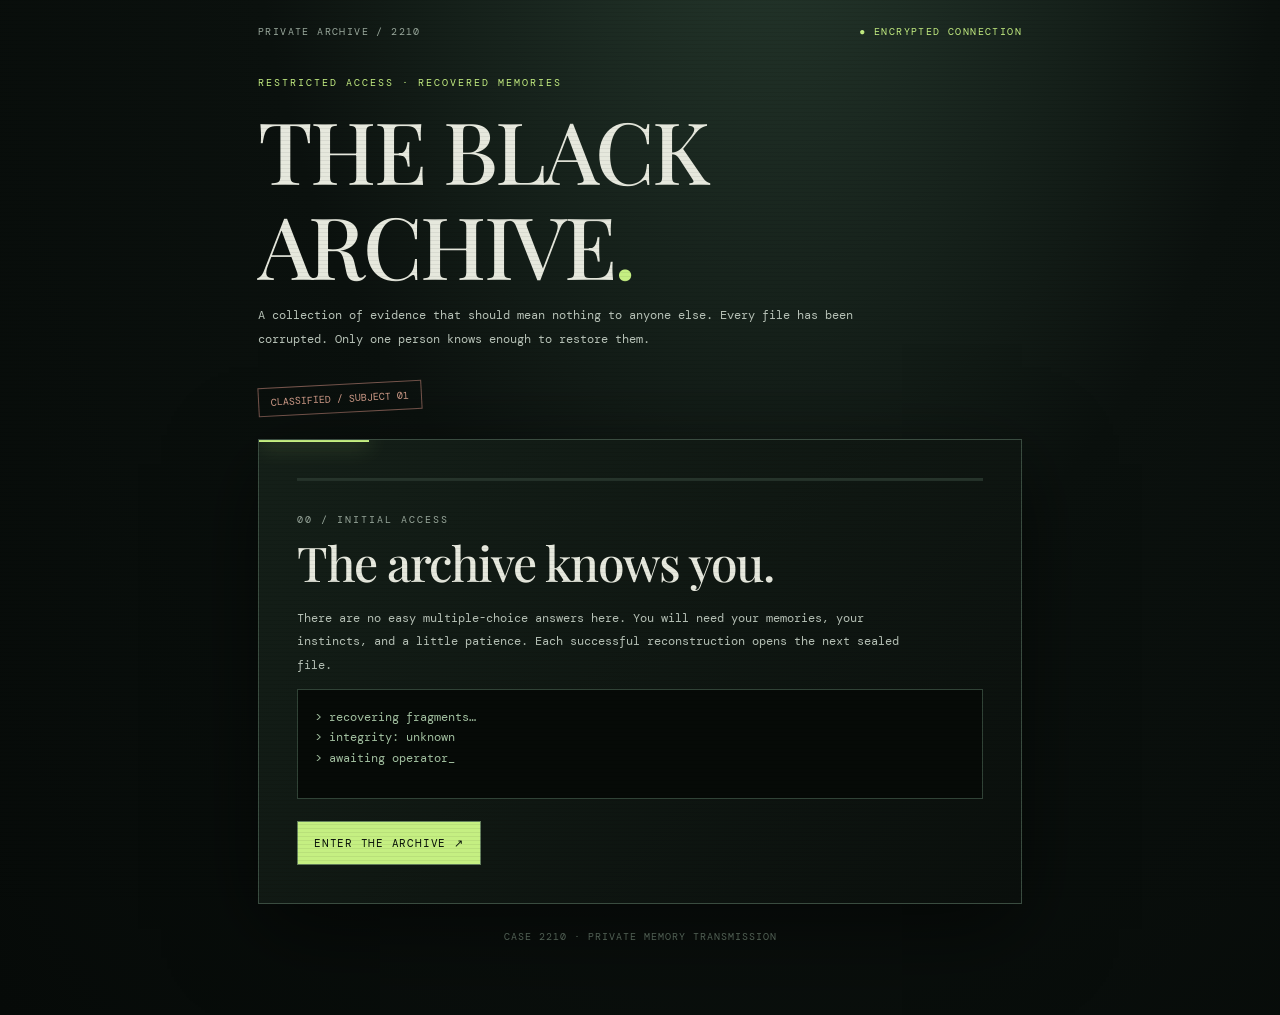
<file: index.html>
<!doctype html><html lang="en"><head><meta charset="utf-8"><meta name="viewport" content="width=device-width,initial-scale=1"><meta name="theme-color" content="#090e0c"><title>THE BLACK ARCHIVE // CASE 2210</title><style>
@import url('https://fonts.googleapis.com/css2?family=DM+Mono:wght@400;500&family=Playfair+Display:wght@500;600&display=swap');
:root{--bg:#090d0b;--fg:#e6e8dd;--dim:#9aa99d;--green:#c5ef82;--line:#3a4c40;--red:#ff8d80}*{box-sizing:border-box}body{margin:0;min-height:100vh;color:var(--fg);font:12px/1.7 'DM Mono',monospace;background:radial-gradient(ellipse at 60% -20%,#283c30 0%,#0b110e 48%,#060a08 100%)}body:before{content:"";pointer-events:none;position:fixed;inset:0;opacity:.12;background:repeating-linear-gradient(0deg,transparent 0 3px,#000 4px);z-index:8}header,.wrap{max-width:800px;margin:auto;padding-left:18px;padding-right:18px}header{padding-top:23px;display:flex;justify-content:space-between;gap:12px;font-size:10px;color:var(--dim);letter-spacing:.14em}.live{color:var(--green)}.live:before{content:'● ';animation:blink 1.6s infinite}@keyframes blink{50%{opacity:.25}}.wrap{padding-top:34px;padding-bottom:70px}.eyebrow{color:var(--green);letter-spacing:.2em;font-size:10px;text-transform:uppercase}h1,h2{font-family:'Playfair Display',Georgia,serif;font-weight:500;line-height:1.1;letter-spacing:-.03em}h1{font-size:clamp(48px,10vw,86px);margin:12px 0}h2{font-size:clamp(30px,6vw,48px);margin:8px 0 18px}.intro,.prompt{color:#b8c3b8;line-height:1.95;max-width:610px}.intro{margin-bottom:25px}.stamp{display:inline-block;color:#d7a18d;border:1px solid #79574e;transform:rotate(-3deg);padding:5px 12px;margin:8px 0 26px;font-size:10px}.panel{border:1px solid var(--line);background:linear-gradient(135deg,#152019f7,#0a0f0cf7);padding:clamp(20px,5vw,38px);box-shadow:0 25px 80px #0008;position:relative;overflow:hidden}.panel:before{content:'';position:absolute;top:0;left:0;width:110px;height:2px;background:var(--green);box-shadow:0 0 22px var(--green)}.progress{height:3px;background:#26342b;margin-bottom:30px}.progress>div{height:100%;width:0;background:var(--green);box-shadow:0 0 16px #c5ef82aa;transition:width .65s}.step{display:none}.step.active{display:block;animation:reveal .6s cubic-bezier(.2,.8,.2,1) both}@keyframes reveal{from{opacity:0;transform:translateY(18px);filter:blur(5px)}to{opacity:1;transform:none;filter:blur(0)}}.kicker{color:var(--dim);letter-spacing:.2em;font-size:10px;text-transform:uppercase}.btn,.move{cursor:pointer;background:transparent;color:var(--green);border:1px solid #65805d;font:11px 'DM Mono',monospace;letter-spacing:.07em;padding:13px 16px;min-height:44px;transition:transform .2s,background .2s,color .2s,border .2s}.btn:hover,.btn:focus-visible,.move:hover{background:var(--green);color:#071009;transform:translateY(-2px)}.btn.primary{background:var(--green);color:#081109}.btn.primary:hover{background:#e1ffb6}.actions{display:flex;gap:10px;flex-wrap:wrap;margin-top:22px}.actions .btn{flex:0 1 auto}.field{margin:16px 0}.field label{display:block;color:var(--dim);font-size:10px;text-transform:uppercase;letter-spacing:.08em;margin-bottom:7px}input{width:100%;min-height:48px;padding:13px;color:var(--fg);background:#080d09;border:1px solid #425448;border-radius:0;font:13px 'DM Mono',monospace;outline:none}input:focus{border-color:var(--green);box-shadow:0 0 0 2px #c5ef8220}input::placeholder{color:#637368}.evidence{padding:18px;background:#090f0b;border:1px dashed #566b59;margin:20px 0;line-height:2;color:#e1e8dc}.muted{color:var(--dim);font-size:10px;line-height:1.8}.feedback{min-height:22px;margin:12px 0;color:var(--red);font-size:11px}.feedback.ok{color:var(--green)}.order{display:grid;gap:8px;margin:20px 0}.record{display:flex;align-items:center;justify-content:space-between;gap:8px;border:1px solid #34473a;padding:10px;background:#0b120d;animation:reveal .25s both}.record .txt{flex:1;font-size:11px}.record .txt small{display:block;color:var(--green);font-size:9px}.moves{display:flex;gap:4px}.move{width:36px;padding:5px;font-size:17px}.move:disabled{opacity:.3;cursor:default}.photo-grid{max-width:540px;margin:18px auto;display:grid;grid-template-columns:repeat(5,minmax(0,1fr));gap:5px;touch-action:manipulation}.tile{aspect-ratio:1;border:1px solid #718374;background-color:#17231b;position:relative;cursor:pointer;transition:transform .2s,border .2s,filter .2s;overflow:hidden;min-width:0}.tile.selected{border:3px solid var(--green);transform:scale(.95);filter:brightness(1.2)}.tile.swapped{animation:pop .3s ease}@keyframes pop{50%{transform:scale(1.05)}}.tile span{position:absolute;top:4px;left:5px;font:10px 'DM Mono',monospace;background:#050805cc;padding:1px 5px;color:#fff}.warning{display:none;border:1px dashed #9a674f;color:#e7b49e;padding:14px;margin:14px 0;font-size:11px}.warning.visible{display:block}.terminal{white-space:pre-line;background:#060a07;border:1px solid #314337;padding:17px;color:#a5c3a3;min-height:110px}.hint{color:#e3bc8f;margin-top:12px;font-size:11px}.flash{animation:shake .3s}@keyframes shake{25%,75%{transform:translateX(-4px)}50%{transform:translateX(4px)}}.lock{font-size:clamp(40px,11vw,78px);letter-spacing:.3em;color:var(--green);text-shadow:0 0 25px #c5ef8270;margin:20px 0}.note{border-left:2px solid #728f73;padding:10px 15px;color:#becabd;margin:18px 0}.final-note{display:none}.final-note.visible{display:block;animation:reveal .6s both}footer{text-align:center;margin-top:24px;color:#687b6c;font-size:10px;letter-spacing:.1em}@media(max-width:520px){header{font-size:8px}.panel{padding:21px 16px}.actions .btn{flex:1}.record .txt{font-size:10px}}@media(prefers-reduced-motion:reduce){*,*:before,*:after{animation:none!important;transition:none!important;scroll-behavior:auto!important}}

/* Chapter 07: 25-piece archive with flip reveal */
.photo-grid{gap:3px;perspective:1100px;transition:transform .6s,opacity .5s}
.photo-grid.flipping{animation:archiveFlip .95s cubic-bezier(.2,.75,.2,1) both;pointer-events:none}
@keyframes archiveFlip{0%{transform:rotateY(0);opacity:1}49%{transform:rotateY(90deg);opacity:.3}100%{transform:rotateY(180deg);opacity:0}}
.tile{padding:0;aspect-ratio:1;touch-action:manipulation;border-color:#526a58;transition:transform .18s,filter .18s,border-color .18s}
.tile:focus-visible{outline:2px solid var(--green);outline-offset:1px}
.tile.selected{z-index:2;box-shadow:0 0 0 2px #c5ef8260}
.photo-reveal{display:none;max-width:540px;min-height:310px;margin:18px auto;padding:24px 15px;border:1px solid #9ab977;background:radial-gradient(ellipse at center,#1a3522,#09110b 72%);text-align:center;align-items:center;justify-content:center;flex-direction:column;gap:12px;box-shadow:0 0 45px #c5ef821c}
.photo-reveal.visible{display:flex;animation:backFace 1s ease both}
@keyframes backFace{from{transform:rotateY(-90deg);opacity:0}to{transform:rotateY(0);opacity:1}}
.photo-reveal .reveal-code{font:clamp(35px,10vw,65px) 'DM Mono',monospace;color:var(--green);letter-spacing:.2em;text-shadow:0 0 25px #c5ef8280}
.photo-reveal .reveal-label{font-size:10px;color:#a5c8a8;letter-spacing:.17em}
.photo-reveal .reveal-note{max-width:300px;font-size:11px;color:#b7c6b8;line-height:1.8}
.photo-entry{display:none;max-width:540px;margin:14px auto}.photo-entry.visible{display:block;animation:reveal .5s both}
@media(max-width:520px){.photo-grid{gap:2px}.photo-reveal{min-height:240px}.tile{border-width:1px}}
</style></head><body><header><span>PRIVATE ARCHIVE / 2210</span><span class="live">ENCRYPTED CONNECTION</span></header><main class="wrap"><div class="eyebrow">Restricted access · recovered memories</div><h1>THE BLACK<br>ARCHIVE<span style="color:var(--green)">.</span></h1><p class="intro">A collection of evidence that should mean nothing to anyone else. Every file has been corrupted. Only one person knows enough to restore them.</p><div class="stamp">CLASSIFIED / SUBJECT 01</div><article class="panel"><div class="progress"><div id="bar"></div></div>
<section class="step active" data-n="0"><div class="kicker">00 / Initial access</div><h2>The archive knows you.</h2><p class="prompt">There are no easy multiple-choice answers here. You will need your memories, your instincts, and a little patience. Each successful reconstruction opens the next sealed file.</p><div class="terminal" id="boot">&gt; recovering fragments…<br>&gt; integrity: unknown<br>&gt; awaiting operator_</div><div class="actions"><button class="btn primary" onclick="go(1)">ENTER THE ARCHIVE ↗</button></div></section>
<section class="step" data-n="1"><div class="kicker">01 / Corrupted message</div><h2>Five missing fragments.</h2><p class="prompt">On 9 March 2022, a sentence was written for you. The archive has retained only the scaffolding. Restore its five missing words exactly as originally written, in sequence.</p><div class="evidence">“You know what would be perfect, being <b>[01]</b> to the <b>[02]</b> world and just hearing your words and your <b>[03]</b> and <b>[04]</b> to you <b>[05]</b>.”</div><div class="field"><label>Five words, separated by commas</label><input id="quote" autocomplete="off" placeholder="fragment 1, fragment 2, ..."></div><div class="feedback" id="f1"></div><div class="actions"><button class="btn" onclick="hint('h1','Think of shutting out the world so that only one person can be heard.')">UNSEAL HINT</button><button class="btn primary" onclick="quoteCheck()">RESTORE TRANSMISSION</button></div><div class="hint" id="h1"></div></section>
<section class="step" data-n="2"><div class="kicker">02 / The painted canvas</div><h2>Two hands. Two dates.</h2><p class="prompt">A canvas carries two handprints. The left marks the beginning of conversation; the right marks the beginning of the relationship. Enter the two dates in their original order. No dates survived in the archive.</p><div class="field"><label>Left handprint — DD-MM-YY</label><input id="d1" placeholder="DD-MM-YY" type="text" inputmode="text" autocomplete="off"></div><div class="field"><label>Right handprint — DD-MM-YY</label><input id="d2" placeholder="DD-MM-YY" type="text" inputmode="text" autocomplete="off"></div><div class="feedback" id="f2"></div><div class="actions"><button class="btn primary" onclick="datesCheck()">AUTHENTICATE CANVAS</button></div></section>
<section class="step" data-n="3"><div class="kicker">03 / Timeline reconstruction</div><h2>Time is out of order.</h2><p class="prompt">Eight recovered events. No timestamps. Arrange them from earliest to latest using the arrows. Two events are particularly close together—don't mix them up.</p><div class="order" id="order"></div><div class="feedback" id="f3"></div><div class="actions"><button class="btn" onclick="shuffleOrder()">SCRAMBLE AGAIN</button><button class="btn primary" onclick="orderCheck()">VERIFY CHRONOLOGY</button></div></section>
<section class="step" data-n="4"><div class="kicker">04 / A coded receipt</div><h2>Seven numbers. One place.</h2><p class="prompt">A restaurant name was encrypted using A1Z26, where A=1, B=2, through Z=26. Decode it, then recall the particular dish that made this place memorable.</p><div class="evidence" style="font-size:clamp(16px,4vw,25px);letter-spacing:.13em;color:var(--green)">18 · 9 · 7 · 22 · 5 · 4 · 1</div><div class="field"><label>Restaurant</label><input id="rest" autocomplete="off" placeholder="decoded location"></div><div class="field"><label>Exact dish</label><input id="dish" autocomplete="off" placeholder="dish name"></div><div class="feedback" id="f4"></div><div class="actions"><button class="btn primary" onclick="receiptCheck()">MATCH RECEIPT</button></div></section>
<section class="step" data-n="5"><div class="kicker">05 / Sensory archive</div><h2>What remains when details fade?</h2><p class="prompt">Three unlabelled records were found. Each has one answer. There is no word bank.</p><div class="field"><label>Record A — A dance clip you kept returning to. What song?</label><input id="song" autocomplete="off" placeholder="song title"></div><div class="field"><label>Record B — A drink you used to bring her. What was it?</label><input id="drink" autocomplete="off" placeholder="drink name"></div><div class="field"><label>Record C — The car in which she learned to drive. Which model?</label><input id="car" autocomplete="off" placeholder="car model"></div><div class="feedback" id="f5"></div><div class="actions"><button class="btn" onclick="hint('h5','Think: a pop song, a drink with chewy bits, and a small hatchback.')">UNSEAL HINT</button><button class="btn primary" onclick="sensoryCheck()">CROSS-REFERENCE</button></div><div class="hint" id="h5"></div></section>
<section class="step" data-n="6"><div class="kicker">06 / Location reconstruction</div><h2>The moment before.</h2><p class="prompt">A kiss, a journey, a date in early April 2022. Name the specific place within the vehicle where it happened. Two words are enough.</p><div class="field"><label>Location within the vehicle</label><input id="location" autocomplete="off" placeholder="where exactly?"></div><div class="feedback" id="f6"></div><div class="actions"><button class="btn primary" onclick="locationCheck()">SEAL TESTIMONY</button></div></section>
<section class="step" data-n="7"><div class="kicker">07 / Photographic evidence</div><h2>Twenty-five fragments. One hidden message.</h2><p class="prompt">The photograph was shredded into twenty-five pieces. Tap one piece, then another to exchange their positions. Follow the edges, colours and shapes to reconstruct the original. When every fragment is correct, the photograph will turn over and reveal a clue to a memory only the two of you share. Use that memory to recover the next access key.</p><div class="warning" id="photoError"></div><div class="photo-grid" id="photoGrid" aria-label="25-piece photo puzzle"></div><div id="photoReveal" class="photo-reveal" aria-live="polite"><div class="reveal-label">REVERSE SIDE / RECOVERED MESSAGE</div><div class="reveal-code" style="font-size:clamp(21px,5vw,35px);letter-spacing:.08em">THE UNPLANNED PERFORMANCE</div><div class="reveal-note">At a wedding, she stepped forward alone with a surprise performance for the people celebrating their special day. The song was not dedicated to you, but watching her perform became a memory you kept. Recall the five-word song she danced to, then take the <strong>first letter of each word</strong> to create the five-letter archive key. The key is not printed here.</div></div><div class="muted" id="photoInstructions" style="text-align:center">SELECT ONE FRAGMENT → SELECT ANOTHER TO SWAP</div><div class="photo-entry" id="photoEntry"><div class="field"><label>Song performed at the wedding</label><input id="weddingSong" type="text" autocomplete="off" placeholder="Recall the five-word song title"></div><div class="field"><label>Five-letter archive key (song initials)</label><input id="photoWord" type="text" maxlength="5" autocomplete="off" autocapitalize="characters" placeholder="Five letters"></div><button class="btn primary" onclick="photoWordCheck()">UNSEAL NEXT CHAPTER</button></div><div class="feedback" id="f7"></div><div class="actions" id="photoActions"><button class="btn" onclick="mixTiles()">RE-SCRAMBLE</button><button class="btn primary" onclick="photoCheck()">RESTORE IMAGE</button></div></section>
<section class="step" data-n="8"><div class="kicker">08 / The final extraction</div><h2>The code is scattered.</h2><p class="prompt">Four memories contain four digits. Use each instruction exactly once, in order. No answer appears in the archive itself.</p><div class="note">I. Last digit of the day of your first date.<br>II. Last digit of the day of your first kiss.<br>III. Calendar number of the month you first spoke.<br>IV. Last digit of the day the relationship became official.</div><div class="field"><label>Four-digit physical access sequence</label><input id="pin" type="text" inputmode="numeric" maxlength="4" placeholder="••••" autocomplete="off"></div><div class="feedback" id="f8"></div><div class="actions"><button class="btn primary" onclick="pinCheck()">OPEN FINAL FILE</button></div></section>
<section class="step" data-n="9"><div class="kicker">09 / Identity verified</div><h2>You found your way back.</h2><p class="prompt">It was never about the evidence. It was about everything the evidence couldn't possibly hold.</p><div class="terminal">&gt; all fragments recovered<br>&gt; timeline integrity: 100%<br>&gt; operator: verified<br>&gt; physical lock: ready</div><div class="eyebrow" style="margin-top:25px">Your physical lock code</div><div class="lock" id="lockOutput"></div><p class="prompt">Use this sequence on the birthday box. One final transmission remains.</p><div class="actions"><button class="btn" onclick="go(0)">REPLAY ARCHIVE</button><button class="btn primary" onclick="document.getElementById('finalNote').classList.add('visible')">OPEN TRANSMISSION</button></div><div class="note final-note" id="finalNote">Happy birthday, my favourite person. The clues were never the treasure. Every tiny moment we shared was. I love you.</div></section>
</article><footer>CASE 2210 · PRIVATE MEMORY TRANSMISSION</footer></main><script>
const CONFIG={photo:'assets/memory.jpg',lock:'1327'};
const $=id=>document.getElementById(id);const norm=s=>(s||'').toLowerCase().trim().replace(/[’']/g,'').replace(/\s+/g,' ');let step=0,photoOrder=[],selected=null,photoReady=false;
function go(n){step=n;document.querySelectorAll('.step').forEach(x=>x.classList.toggle('active',+x.dataset.n===n));$('bar').style.width=(n/9*100)+'%';if(n===3)drawOrder();if(n===7)initPhoto();if(n===9)$('lockOutput').textContent=CONFIG.lock;window.scrollTo({top:0,behavior:'smooth'})}
function error(id,msg){$(id).textContent=msg;$(id).classList.remove('ok');const p=$(id).closest('.step');p.classList.remove('flash');void p.offsetWidth;p.classList.add('flash')}
function ok(id,msg,n){$(id).textContent=msg;$(id).classList.add('ok');setTimeout(()=>go(n),750)}
function hint(id,msg){$(id).textContent=msg}
function quoteCheck(){let a=$('quote').value.split(',').map(norm);a.length===5&&['deaf','entire','voice','listening','breathe'].every((v,i)=>a[i]===v)?ok('f1','Recovered. Opening the next file…',2):error('f1','The transcript does not match. Five exact words, separated by commas.')}
function datesCheck(){let a=$('d1').value.trim().replace(/\//g,'-'),b=$('d2').value.trim().replace(/\//g,'-');a==='05-02-22'&&b==='17-03-22'?ok('f2','Canvas authenticated.',3):error('f2','Handprint dates do not match the evidence.')}
const events=['Our first messages.','We became official.','Our first date.','Our first kiss.','She ran away, and I came to console her.','My first visit to her house.','I surprised her by picking her up outside her house.','The Mehrangarh trip.'];let order=[];
function shuffleOrder(){order=[0,1,2,3,4,5,6,7];for(let i=order.length-1;i>0;i--){let j=Math.floor(Math.random()*(i+1));[order[i],order[j]]=[order[j],order[i]]}if(order.every((v,i)=>v===i))[order[0],order[1]]=[order[1],order[0]];drawOrder()}
function drawOrder(){if(!order.length){shuffleOrder();return}let box=$('order');box.innerHTML='';order.forEach((v,i)=>{let row=document.createElement('div');row.className='record';let label=document.createElement('div');label.className='txt';label.innerHTML='<small>RECORD '+String(i+1).padStart(2,'0')+'</small>';label.appendChild(document.createTextNode(events[v]));let tools=document.createElement('div');tools.className='moves';[-1,1].forEach(d=>{let b=document.createElement('button');b.className='move';b.textContent=d===-1?'↑':'↓';b.disabled=i+d<0||i+d>=order.length;b.setAttribute('aria-label',d===-1?'Move event up':'Move event down');b.onclick=()=>{[order[i],order[i+d]]=[order[i+d],order[i]];drawOrder()};tools.appendChild(b)});row.append(label,tools);box.appendChild(row)})}
function orderCheck(){order.every((v,i)=>v===i)?ok('f3','Chronology restored.',4):error('f3','Timeline inconsistent. Reconsider which memories came first.')}
function receiptCheck(){norm($('rest').value)==='rigveda'&&norm($('dish').value)==='paneer peshawari'?ok('f4','Receipt authenticated.',5):error('f4','One or both identifiers are incorrect.')}
function sensoryCheck(){norm($('song').value)==='shivers'&&norm($('drink').value).replace('-',' ')==='mogu mogu'&&['wagon r','wagonr','wagon-r'].includes(norm($('car').value))?ok('f5','All three memories verified.',6):error('f5','At least one sensory record is wrong. Check the precise names.')}
function locationCheck(){['back seat of a cab','backseat of a cab','back seat of cab','back seat','backseat','back seat of the cab','back of a cab','back seat of a taxi','backseat of taxi'].includes(norm($('location').value))?ok('f6','Location verified.',7):error('f6','Be more specific about where you were sitting.')}
const PHOTO_SIZE=5,PHOTO_TOTAL=PHOTO_SIZE*PHOTO_SIZE;
let photoSolved=false;
function initPhoto(){if(photoReady)return;photoReady=true;const image=new Image();image.onload=()=>{photoMissing(false);mixTiles()};image.onerror=()=>{photoMissing(true);mixTiles()};image.src=CONFIG.photo+'?v=7'}
function photoMissing(missing){const w=$('photoError');w.classList.toggle('visible',missing);if(missing)w.textContent='PHOTO NOT FOUND. The puzzle needs assets/memory.jpg (case-sensitive) next to index.html. Open your site URL followed by /assets/memory.jpg to test it. The image must load before the chapter can be completed.'}
function mixTiles(){if(photoSolved)return;photoOrder=Array.from({length:PHOTO_TOTAL},(_,i)=>i);for(let i=PHOTO_TOTAL-1;i>0;i--){const j=Math.floor(Math.random()*(i+1));[photoOrder[i],photoOrder[j]]=[photoOrder[j],photoOrder[i]]}if(photoOrder.every((v,i)=>v===i))[photoOrder[0],photoOrder[1]]=[photoOrder[1],photoOrder[0]];selected=null;drawTiles()}
function drawTiles(){const box=$('photoGrid');box.innerHTML='';const missing=$('photoError').classList.contains('visible');photoOrder.forEach((v,i)=>{const b=document.createElement('button');b.type='button';b.className='tile'+(selected===i?' selected':'');b.setAttribute('aria-label','Fragment in position '+(i+1)+(selected===i?', selected':''));b.setAttribute('aria-pressed',selected===i?'true':'false');if(!missing){b.style.backgroundImage=`url("${CONFIG.photo}")`;b.style.backgroundSize=(PHOTO_SIZE*100)+'% '+(PHOTO_SIZE*100)+'%';b.style.backgroundPosition=`${(v%PHOTO_SIZE)/(PHOTO_SIZE-1)*100}% ${Math.floor(v/PHOTO_SIZE)/(PHOTO_SIZE-1)*100}%`}else b.style.background='linear-gradient(130deg,#1b3224,#0a120d)';b.onclick=()=>{if(photoSolved)return;if(selected===null){selected=i;drawTiles();return}if(selected===i){selected=null;drawTiles();return}const old=selected;[photoOrder[old],photoOrder[i]]=[photoOrder[i],photoOrder[old]];selected=null;drawTiles();box.children[i].classList.add('swapped');box.children[old].classList.add('swapped');$('f7').textContent='';};box.appendChild(b)})}
function photoCheck(){if($('photoError').classList.contains('visible')){error('f7','Please add the missing photograph before solving this chapter.');return}if(!photoOrder.every((v,i)=>v===i)){error('f7','The photograph is not yet restored. Look closely at the edges of all 25 pieces.');return}photoSolved=true;$('f7').textContent='All 25 fragments verified. Turning the photograph over…';$('f7').classList.add('ok');$('photoActions').style.display='none';$('photoInstructions').style.display='none';$('photoGrid').classList.add('flipping');setTimeout(()=>{$('photoGrid').style.display='none';$('photoReveal').classList.add('visible');$('photoEntry').classList.add('visible');$('f7').textContent='Reverse-side message recovered. Enter the access word to continue.'},950)}
function photoWordCheck(){const song=norm($('weddingSong').value).replace(/[^a-z]/g,'');const validSong=['tujhmeinrabdikhtahai','tujhmerabdikhtahai','tujhmeinrabdikhtahai'].includes(song);const key=norm($('photoWord').value).replace(/[^a-z]/g,'');if(validSong&&key==='tmrdh')ok('f7','Wedding memory confirmed. Five initials authenticated. Opening the next chapter…',8);else if(!validSong)error('f7','The song title does not match the recovered wedding memory.');else error('f7','The song is correct, but the five-letter key is not. Use the first letter of each word.')}
function pinCheck(){$('pin').value.trim()===CONFIG.lock?ok('f8','Code accepted. Unlocking final record…',9):error('f8','Access denied. Check all four extraction rules.')}
</script></body></html>
</file>
